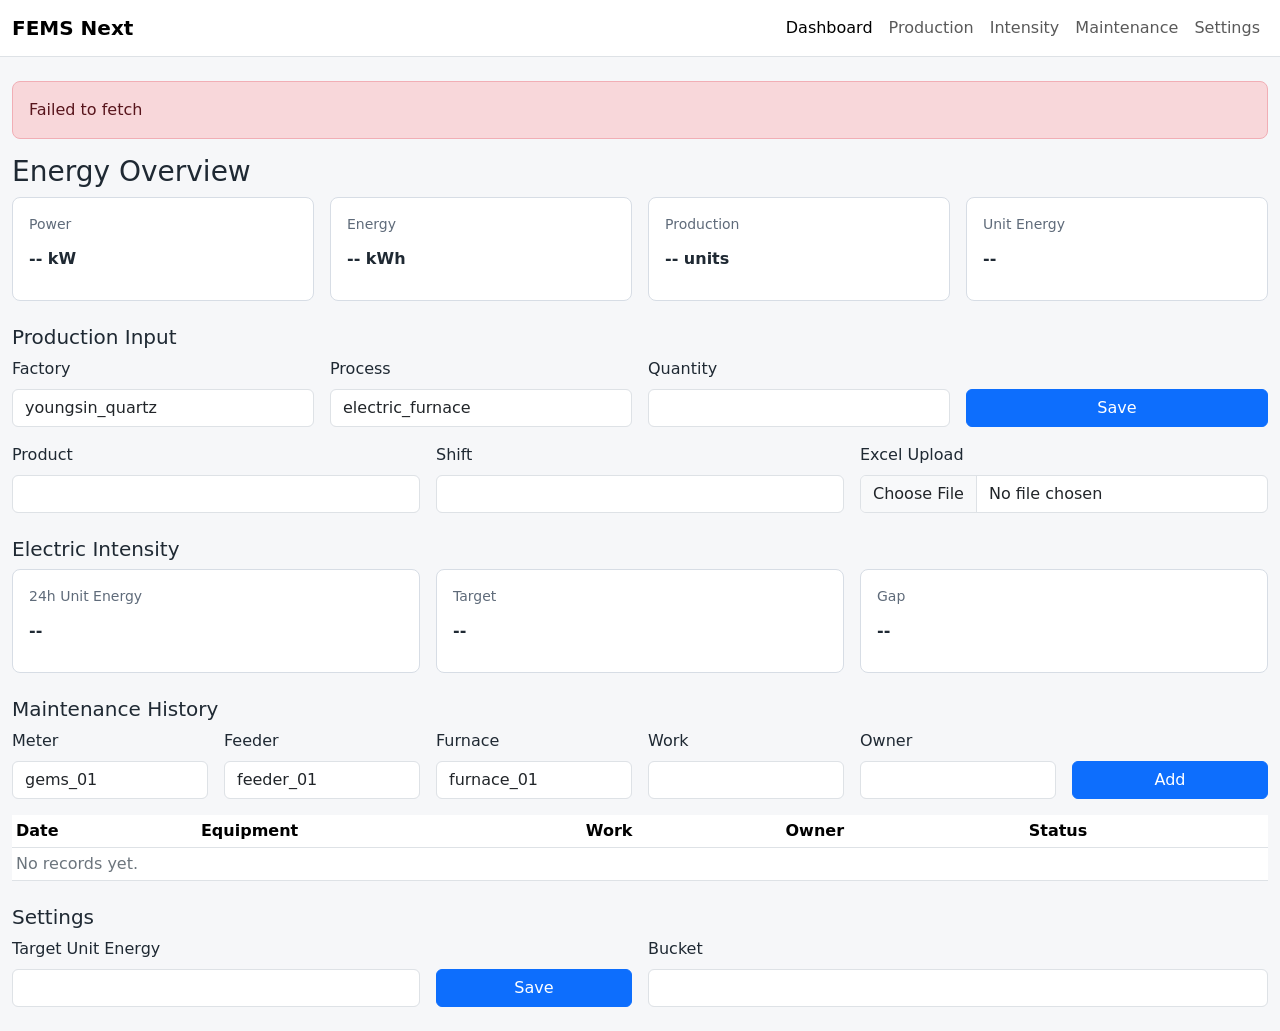
<file: frontend/index.html>
<!doctype html>
<html lang="ko">
  <head>
    <meta charset="utf-8">
    <meta name="viewport" content="width=device-width, initial-scale=1">
    <title>FEMS Next</title>
    <link
      href="https://cdn.jsdelivr.net/npm/bootstrap@5.3.3/dist/css/bootstrap.min.css"
      rel="stylesheet"
    >
    <link href="./styles.css" rel="stylesheet">
  </head>
  <body>
    <nav class="navbar navbar-expand-lg border-bottom bg-white">
      <div class="container-fluid">
        <a class="navbar-brand fw-semibold" href="#">FEMS Next</a>
        <div class="navbar-nav">
          <a class="nav-link active" href="#dashboard">Dashboard</a>
          <a class="nav-link" href="#production">Production</a>
          <a class="nav-link" href="#intensity">Intensity</a>
          <a class="nav-link" href="#maintenance">Maintenance</a>
          <a class="nav-link" href="#settings">Settings</a>
        </div>
      </div>
    </nav>

    <main class="container-fluid py-4">
      <div id="alert" class="alert d-none" role="alert"></div>

      <section id="dashboard" class="mb-4">
        <h1 class="h3">Energy Overview</h1>
        <div class="row g-3">
          <div class="col-md-3">
            <div class="metric-card">
              <span class="metric-label">Power</span>
              <strong id="metric-power">-- kW</strong>
            </div>
          </div>
          <div class="col-md-3">
            <div class="metric-card">
              <span class="metric-label">Energy</span>
              <strong id="metric-energy">-- kWh</strong>
            </div>
          </div>
          <div class="col-md-3">
            <div class="metric-card">
              <span class="metric-label">Production</span>
              <strong id="metric-production">-- units</strong>
            </div>
          </div>
          <div class="col-md-3">
            <div class="metric-card">
              <span class="metric-label">Unit Energy</span>
              <strong id="metric-intensity">--</strong>
            </div>
          </div>
        </div>
      </section>

      <section id="production" class="mb-4">
        <h2 class="h5">Production Input</h2>
        <form id="production-form" class="row g-3">
          <div class="col-md-3">
            <label class="form-label" for="factory">Factory</label>
            <input id="factory" class="form-control" type="text" value="youngsin_quartz" required>
          </div>
          <div class="col-md-3">
            <label class="form-label" for="process">Process</label>
            <input id="process" class="form-control" type="text" value="electric_furnace" required>
          </div>
          <div class="col-md-3">
            <label class="form-label" for="quantity">Quantity</label>
            <input id="quantity" class="form-control" type="number" min="0" required>
          </div>
          <div class="col-md-3 d-flex align-items-end">
            <button class="btn btn-primary w-100" type="submit">Save</button>
          </div>
          <div class="col-md-4">
            <label class="form-label" for="product">Product</label>
            <input id="product" class="form-control" type="text">
          </div>
          <div class="col-md-4">
            <label class="form-label" for="shift">Shift</label>
            <input id="shift" class="form-control" type="text">
          </div>
          <div class="col-md-4">
            <label class="form-label" for="production-file">Excel Upload</label>
            <input id="production-file" class="form-control" type="file" accept=".xlsx">
          </div>
        </form>
      </section>

      <section id="intensity" class="mb-4">
        <h2 class="h5">Electric Intensity</h2>
        <div class="row g-3">
          <div class="col-md-4">
            <div class="metric-card">
              <span class="metric-label">24h Unit Energy</span>
              <strong id="intensity-value">--</strong>
            </div>
          </div>
          <div class="col-md-4">
            <div class="metric-card">
              <span class="metric-label">Target</span>
              <strong id="intensity-target">--</strong>
            </div>
          </div>
          <div class="col-md-4">
            <div class="metric-card">
              <span class="metric-label">Gap</span>
              <strong id="intensity-gap">--</strong>
            </div>
          </div>
        </div>
      </section>

      <section id="maintenance" class="mb-4">
        <h2 class="h5">Maintenance History</h2>
        <form id="maintenance-form" class="row g-3 mb-3">
          <div class="col-md-2">
            <label class="form-label" for="maintenance-meter">Meter</label>
            <input id="maintenance-meter" class="form-control" type="text" value="gems_01" required>
          </div>
          <div class="col-md-2">
            <label class="form-label" for="maintenance-feeder">Feeder</label>
            <input id="maintenance-feeder" class="form-control" type="text" value="feeder_01" required>
          </div>
          <div class="col-md-2">
            <label class="form-label" for="maintenance-furnace">Furnace</label>
            <input id="maintenance-furnace" class="form-control" type="text" value="furnace_01" required>
          </div>
          <div class="col-md-2">
            <label class="form-label" for="maintenance-work">Work</label>
            <input id="maintenance-work" class="form-control" type="text" required>
          </div>
          <div class="col-md-2">
            <label class="form-label" for="maintenance-owner">Owner</label>
            <input id="maintenance-owner" class="form-control" type="text" required>
          </div>
          <div class="col-md-2 d-flex align-items-end">
            <button class="btn btn-primary w-100" type="submit">Add</button>
          </div>
        </form>
        <table class="table table-sm align-middle">
          <thead>
            <tr>
              <th>Date</th>
              <th>Equipment</th>
              <th>Work</th>
              <th>Owner</th>
              <th>Status</th>
            </tr>
          </thead>
          <tbody id="maintenance-rows">
            <tr>
              <td colspan="5" class="text-secondary">No records yet.</td>
            </tr>
          </tbody>
        </table>
      </section>

      <section id="settings">
        <h2 class="h5">Settings</h2>
        <form id="settings-form" class="row g-3">
          <div class="col-md-4">
            <label class="form-label" for="target">Target Unit Energy</label>
            <input id="target" class="form-control" type="number" min="0" step="0.01">
          </div>
          <div class="col-md-2 d-flex align-items-end">
            <button class="btn btn-primary w-100" type="submit">Save</button>
          </div>
          <div class="col-md-6">
            <label class="form-label" for="bucket">Bucket</label>
            <input id="bucket" class="form-control" type="text" readonly>
          </div>
        </form>
      </section>
    </main>
    <script src="./app.js"></script>
  </body>
</html>
</file>
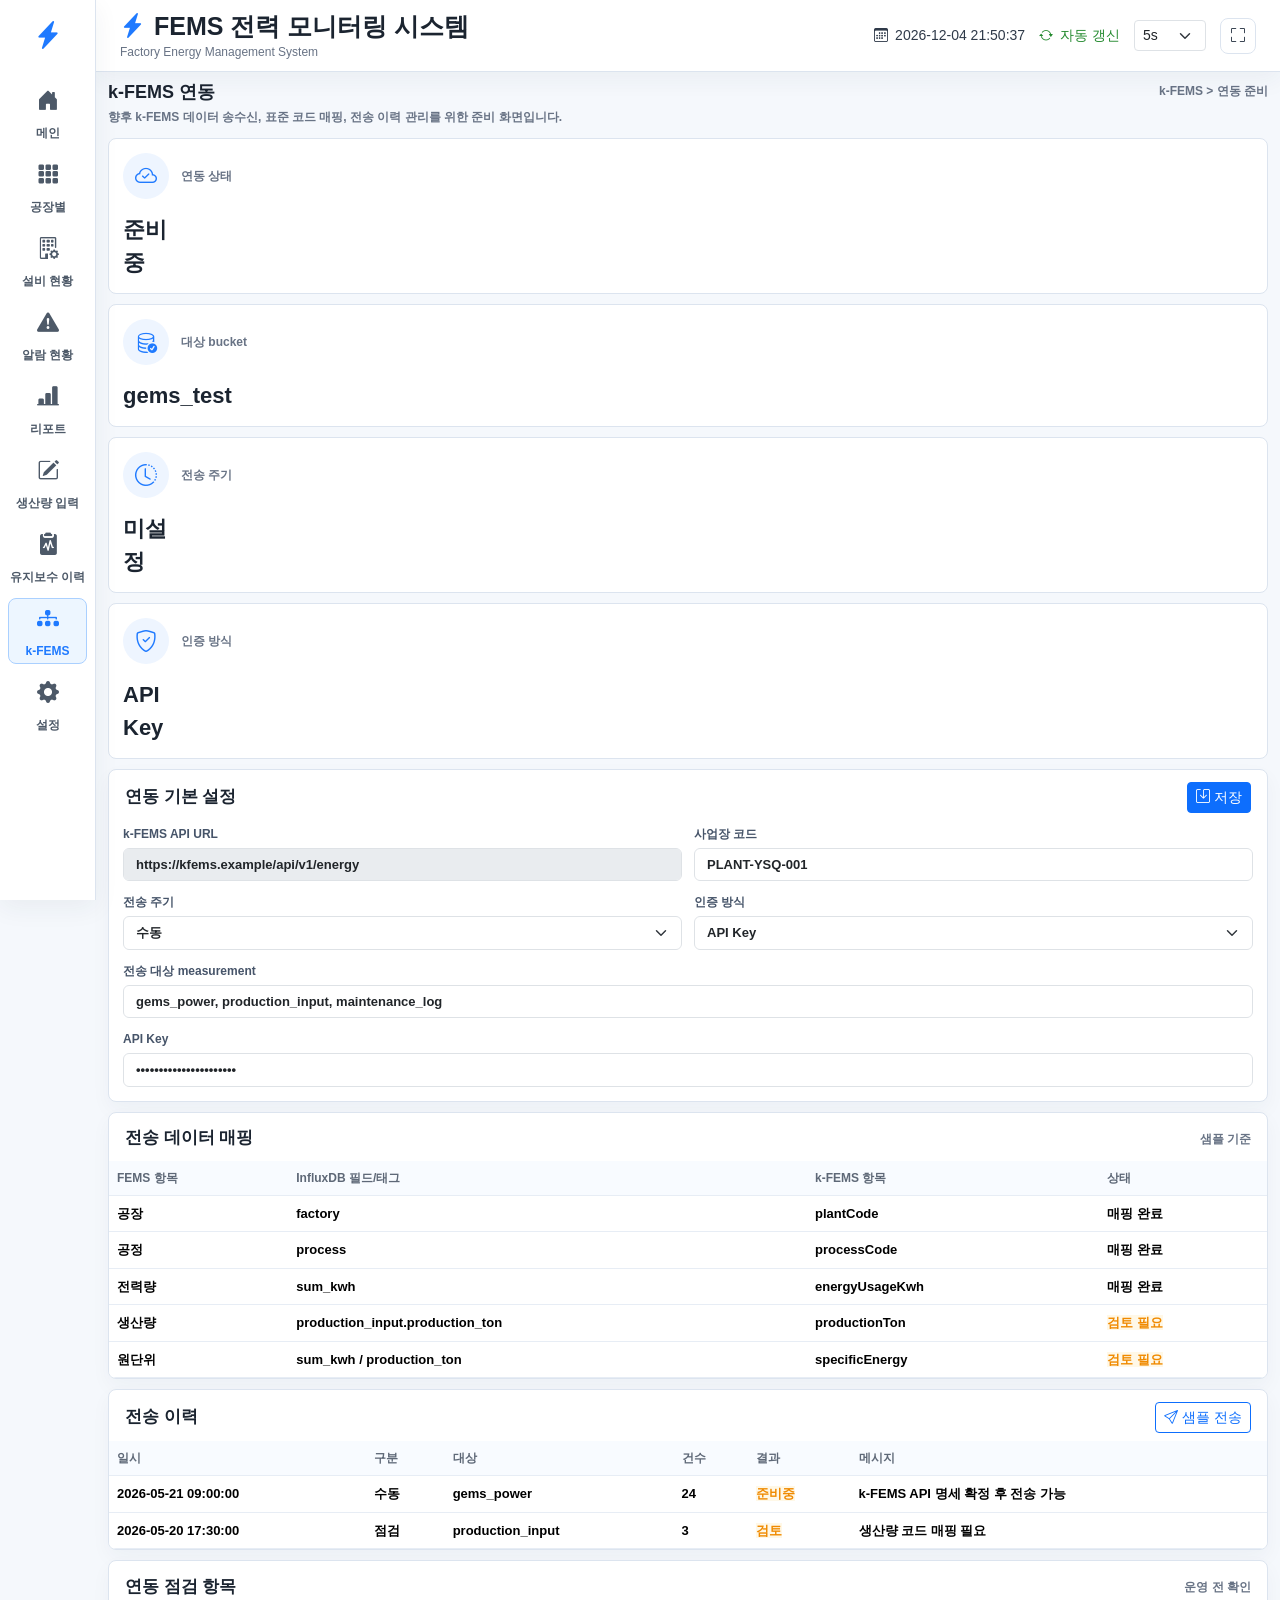
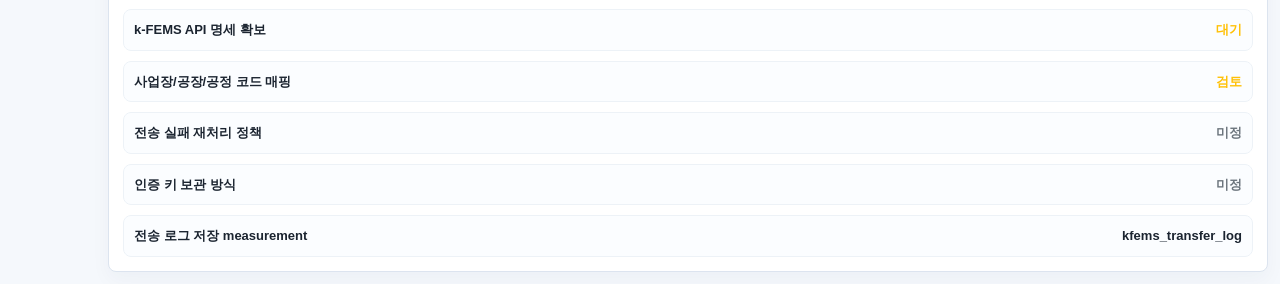
<file: frontend/kfems.html>
<!doctype html>
<html lang="ko">
  <head>
    <meta charset="utf-8">
    <meta name="viewport" content="width=device-width, initial-scale=1">
    <title>FEMS k-FEMS 연동</title>
    <link href="https://cdn.jsdelivr.net/npm/bootstrap@5.3.3/dist/css/bootstrap.min.css" rel="stylesheet">
    <link href="https://cdn.jsdelivr.net/npm/bootstrap-icons@1.11.3/font/bootstrap-icons.min.css" rel="stylesheet">
    <link href="./dashboard-main.css" rel="stylesheet">
    <link href="./css/kfems.css" rel="stylesheet">
  </head>
  <body>
    <div class="dashboard-shell">
      <aside class="sidebar" aria-label="FEMS navigation">
        <div class="sidebar-brand">
          <i class="bi bi-lightning-charge-fill"></i>
        </div>
        <nav class="sidebar-nav"></nav>
      </aside>

      <div class="main-area">
        <header class="topbar"></header>

        <main class="content kfems-content">
          <section class="kfems-title-row">
            <div>
              <h2>k-FEMS 연동</h2>
              <span>향후 k-FEMS 데이터 송수신, 표준 코드 매핑, 전송 이력 관리를 위한 준비 화면입니다.</span>
            </div>
            <nav class="breadcrumb-text" aria-label="breadcrumb">k-FEMS &gt; 연동 준비</nav>
          </section>

          <section class="kfems-summary-grid">
            <article class="kfems-kpi-card">
              <i class="bi bi-cloud-check"></i>
              <span>연동 상태</span>
              <strong>준비중</strong>
            </article>
            <article class="kfems-kpi-card">
              <i class="bi bi-database-check"></i>
              <span>대상 bucket</span>
              <strong>gems_test</strong>
            </article>
            <article class="kfems-kpi-card">
              <i class="bi bi-clock-history"></i>
              <span>전송 주기</span>
              <strong>미설정</strong>
            </article>
            <article class="kfems-kpi-card">
              <i class="bi bi-shield-check"></i>
              <span>인증 방식</span>
              <strong>API Key</strong>
            </article>
          </section>

          <section class="kfems-grid">
            <article class="panel">
              <div class="panel-header">
                <h2>연동 기본 설정</h2>
                <button class="btn btn-primary btn-sm" type="button" id="saveKfemsConfig">
                  <i class="bi bi-save"></i> 저장
                </button>
              </div>
              <form class="kfems-form">
                <label>k-FEMS API URL<input class="form-control" type="text" value="https://kfems.example/api/v1/energy" disabled></label>
                <label>사업장 코드<input class="form-control" type="text" value="PLANT-YSQ-001"></label>
                <label>전송 주기<select class="form-select"><option>수동</option><option>5분</option><option>15분</option><option>1시간</option></select></label>
                <label>인증 방식<select class="form-select"><option>API Key</option><option>OAuth2</option></select></label>
                <label class="wide">전송 대상 measurement<input class="form-control" type="text" value="gems_power, production_input, maintenance_log"></label>
                <label class="wide">API Key<input class="form-control" type="password" value="sample-key-placeholder"></label>
              </form>
            </article>

            <article class="panel">
              <div class="panel-header">
                <h2>전송 데이터 매핑</h2>
                <span>샘플 기준</span>
              </div>
              <div class="table-responsive">
                <table class="table dashboard-table align-middle">
                  <thead>
                    <tr><th>FEMS 항목</th><th>InfluxDB 필드/태그</th><th>k-FEMS 항목</th><th>상태</th></tr>
                  </thead>
                  <tbody>
                    <tr><td>공장</td><td>factory</td><td>plantCode</td><td><span class="status-badge">매핑 완료</span></td></tr>
                    <tr><td>공정</td><td>process</td><td>processCode</td><td><span class="status-badge">매핑 완료</span></td></tr>
                    <tr><td>전력량</td><td>sum_kwh</td><td>energyUsageKwh</td><td><span class="status-badge">매핑 완료</span></td></tr>
                    <tr><td>생산량</td><td>production_input.production_ton</td><td>productionTon</td><td><span class="status-badge pending">검토 필요</span></td></tr>
                    <tr><td>원단위</td><td>sum_kwh / production_ton</td><td>specificEnergy</td><td><span class="status-badge pending">검토 필요</span></td></tr>
                  </tbody>
                </table>
              </div>
            </article>
          </section>

          <section class="kfems-grid">
            <article class="panel">
              <div class="panel-header">
                <h2>전송 이력</h2>
                <button class="btn btn-outline-primary btn-sm" type="button" id="sendSamplePayload">
                  <i class="bi bi-send"></i> 샘플 전송
                </button>
              </div>
              <div class="table-responsive">
                <table class="table dashboard-table align-middle">
                  <thead>
                    <tr><th>일시</th><th>구분</th><th>대상</th><th>건수</th><th>결과</th><th>메시지</th></tr>
                  </thead>
                  <tbody id="kfemsHistoryBody"></tbody>
                </table>
              </div>
            </article>

            <article class="panel">
              <div class="panel-header">
                <h2>연동 점검 항목</h2>
                <span>운영 전 확인</span>
              </div>
              <div class="kfems-check-list">
                <div><span>k-FEMS API 명세 확보</span><strong class="text-warning">대기</strong></div>
                <div><span>사업장/공장/공정 코드 매핑</span><strong class="text-warning">검토</strong></div>
                <div><span>전송 실패 재처리 정책</span><strong class="text-secondary">미정</strong></div>
                <div><span>인증 키 보관 방식</span><strong class="text-secondary">미정</strong></div>
                <div><span>전송 로그 저장 measurement</span><strong>kfems_transfer_log</strong></div>
              </div>
            </article>
          </section>
        </main>
      </div>
    </div>

    <div class="toast-container position-fixed bottom-0 end-0 p-3">
      <div id="kfemsToast" class="toast align-items-center text-bg-primary border-0" role="status" aria-live="polite" aria-atomic="true">
        <div class="d-flex">
          <div class="toast-body">k-FEMS 샘플 동작이 실행되었습니다.</div>
          <button type="button" class="btn-close btn-close-white me-2 m-auto" data-bs-dismiss="toast" aria-label="닫기"></button>
        </div>
      </div>
    </div>

    <script src="https://cdn.jsdelivr.net/npm/bootstrap@5.3.3/dist/js/bootstrap.bundle.min.js"></script>
    <script src="./js/common-layout.js"></script>
    <script src="./js/kfems.js"></script>
  </body>
</html>
</file>
<file: frontend/styles.css>
body {
  background: #f6f7f9;
  color: #1f2933;
}

.metric-card {
  min-height: 104px;
  border: 1px solid #d7dde5;
  border-radius: 8px;
  background: #ffffff;
  padding: 16px;
}

.metric-label {
  display: block;
  margin-bottom: 12px;
  color: #5f6b7a;
  font-size: 0.875rem;
}

.chart-placeholder {
  min-height: 260px;
  border: 1px dashed #9aa6b2;
  border-radius: 8px;
  background: #ffffff;
  display: flex;
  align-items: center;
  justify-content: center;
  color: #697586;
}

.alert {
  border-radius: 8px;
}

table {
  background: #ffffff;
}
</file>
<file: frontend/dashboard-main.css>
:root {
  --fems-blue: #1f7aff;
  --fems-green: #43a83f;
  --fems-purple: #8e48d6;
  --fems-amber: #f3a400;
  --fems-red: #ef3340;
  --fems-ink: #1b2430;
  --fems-muted: #687385;
  --fems-line: #dce4ef;
  --fems-bg: #f5f8fc;
  --fems-panel: #ffffff;
  --sidebar-width: 96px;
}

* {
  box-sizing: border-box;
}

body {
  min-width: 320px;
  margin: 0;
  background: var(--fems-bg);
  color: var(--fems-ink);
  font-family: "Segoe UI", "Noto Sans KR", Arial, sans-serif;
  letter-spacing: 0;
}

.dashboard-shell {
  display: flex;
  min-height: 100vh;
}

.sidebar {
  position: fixed;
  inset: 0 auto 0 0;
  z-index: 20;
  width: var(--sidebar-width);
  border-right: 1px solid var(--fems-line);
  background: #ffffff;
  box-shadow: 0 8px 24px rgba(39, 52, 74, 0.06);
}

.sidebar-brand {
  display: grid;
  height: 72px;
  place-items: center;
  color: var(--fems-blue);
  font-size: 28px;
}

.sidebar-nav {
  display: flex;
  flex-direction: column;
  gap: 8px;
  padding: 8px 8px 16px;
}

.sidebar-link {
  display: flex;
  min-height: 66px;
  flex-direction: column;
  align-items: center;
  justify-content: center;
  gap: 6px;
  border: 1px solid transparent;
  border-radius: 8px;
  color: #4d5968;
  text-decoration: none;
  transition: border-color 0.16s ease, background-color 0.16s ease, color 0.16s ease;
}

.sidebar-link i {
  font-size: 22px;
}

.sidebar-link span {
  font-size: 12px;
  font-weight: 700;
}

.sidebar-link:hover,
.sidebar-link.active {
  border-color: #aad0ff;
  background: #edf6ff;
  color: var(--fems-blue);
}

.main-area {
  width: calc(100% - var(--sidebar-width));
  margin-left: var(--sidebar-width);
}

.topbar {
  position: sticky;
  top: 0;
  z-index: 10;
  display: flex;
  min-height: 72px;
  align-items: center;
  justify-content: space-between;
  gap: 18px;
  border-bottom: 1px solid var(--fems-line);
  background: rgba(255, 255, 255, 0.96);
  padding: 0 24px;
  box-shadow: 0 8px 22px rgba(47, 61, 86, 0.05);
}

.topbar h1 {
  display: flex;
  align-items: center;
  gap: 9px;
  margin: 0;
  font-size: 25px;
  font-weight: 800;
}

.topbar h1 i {
  color: var(--fems-blue);
}

.system-subtitle {
  display: block;
  margin-top: 2px;
  color: var(--fems-muted);
  font-size: 12px;
}

.topbar-tools {
  display: flex;
  align-items: center;
  gap: 14px;
  color: #2f3a49;
  font-size: 14px;
  white-space: nowrap;
}

.topbar-tools .form-select {
  width: 72px;
}

.date-time,
.refresh-state {
  display: inline-flex;
  align-items: center;
  gap: 7px;
}

.refresh-state {
  color: #248a2f;
}

.icon-button {
  display: grid;
  width: 36px;
  height: 36px;
  place-items: center;
  border: 1px solid var(--fems-line);
  border-radius: 8px;
  background: #fff;
  color: #263241;
}

.content {
  display: flex;
  flex-direction: column;
  gap: 10px;
  padding: 10px 12px 12px;
}

.grid-row {
  display: grid;
  gap: 8px;
}

.top-layout {
  grid-template-columns: minmax(360px, 1fr) minmax(0, 2fr);
}

.chart-layout {
  grid-template-columns: minmax(0, 1.22fr) minmax(0, 1.22fr) minmax(330px, 0.78fr);
}

.bottom-layout {
  grid-template-columns: minmax(0, 1.7fr) minmax(280px, 0.72fr) minmax(220px, 0.5fr) minmax(320px, 0.82fr);
}

.panel {
  overflow: hidden;
  border: 1px solid var(--fems-line);
  border-radius: 8px;
  background: var(--fems-panel);
  box-shadow: 0 8px 20px rgba(30, 45, 70, 0.04);
}

.panel-header {
  display: flex;
  min-height: 48px;
  align-items: center;
  justify-content: space-between;
  gap: 12px;
  padding: 12px 16px 8px;
}

.panel-header h2 {
  margin: 0;
  font-size: 17px;
  font-weight: 800;
}

.panel-header span,
.panel-header a,
.panel-link {
  color: var(--fems-muted);
  font-size: 12px;
  font-weight: 700;
  text-decoration: none;
}

.panel-header a,
.panel-link {
  color: var(--fems-blue);
}

.factory-card-grid {
  display: grid;
  grid-template-columns: repeat(3, minmax(0, 1fr));
  gap: 12px;
  padding: 0 14px 14px;
}

.factory-card {
  display: grid;
  grid-template-columns: 1fr 118px;
  gap: 8px;
  min-height: 182px;
  border: 1px solid var(--fems-line);
  border-radius: 8px;
  padding: 16px 16px 12px;
}

.factory-title {
  display: flex;
  align-items: center;
  gap: 11px;
  margin-bottom: 15px;
}

.factory-icon {
  display: grid;
  width: 44px;
  height: 44px;
  place-items: center;
  border-radius: 8px;
  color: #ffffff;
  font-size: 24px;
}

.factory-title h3 {
  margin: 0;
  font-size: 20px;
  font-weight: 800;
}

.status-pill {
  display: inline-flex;
  align-items: center;
  justify-content: center;
  min-width: 52px;
  height: 22px;
  margin-top: 5px;
  border-radius: 5px;
  background: #e1f7dd;
  color: #1d762d;
  font-size: 12px;
  font-weight: 800;
}

.factory-metric {
  margin-top: 8px;
}

.factory-metric span,
.equipment-stats span {
  display: block;
  color: var(--fems-muted);
  font-size: 12px;
  font-weight: 700;
}

.factory-metric strong {
  font-size: 20px;
  font-weight: 800;
}

.factory-metric small,
.equipment-stats small {
  color: #111827;
  font-size: 12px;
  font-weight: 700;
}

.equipment-stats {
  display: grid;
  gap: 11px;
  align-content: end;
}

.equipment-stats div {
  display: flex;
  align-items: baseline;
  justify-content: space-between;
  gap: 10px;
}

.equipment-stats strong {
  font-size: 18px;
}

.gauge {
  position: relative;
  width: 116px;
  height: 116px;
  align-self: center;
}

.gauge svg {
  width: 116px;
  height: 116px;
  transform: rotate(-90deg);
}

.gauge .track {
  fill: none;
  stroke: #e6ebf4;
  stroke-width: 10;
}

.gauge .progress {
  fill: none;
  stroke-width: 10;
  stroke-linecap: round;
}

.gauge-label {
  position: absolute;
  inset: 0;
  display: grid;
  place-items: center;
  text-align: center;
}

.gauge-label strong {
  display: block;
  font-size: 24px;
}

.gauge-label span {
  color: var(--fems-muted);
  font-size: 12px;
  font-weight: 800;
}

.summary-grid {
  display: grid;
  grid-template-columns: repeat(2, minmax(0, 1fr));
  gap: 10px;
  padding: 0 14px 14px;
}

.summary-card {
  display: grid;
  grid-template-columns: 52px 1fr;
  gap: 14px;
  min-height: 92px;
  align-items: center;
  border: 1px solid var(--fems-line);
  border-radius: 8px;
  padding: 14px;
}

.summary-icon {
  display: grid;
  width: 52px;
  height: 52px;
  place-items: center;
  border-radius: 50%;
  background: #eef5ff;
  color: var(--fems-blue);
  font-size: 24px;
}

.summary-card span {
  color: var(--fems-muted);
  font-size: 12px;
  font-weight: 700;
}

.summary-card strong {
  display: block;
  margin: 3px 0;
  font-size: 20px;
}

.delta {
  display: inline-flex;
  align-items: center;
  gap: 4px;
  font-size: 12px;
  font-weight: 800;
}

.delta.good {
  color: #22953a;
}

.delta.bad {
  color: var(--fems-red);
}

.chart-header {
  padding-bottom: 4px;
}

.period-tabs .btn {
  min-width: 56px;
  font-weight: 800;
}

.chart-canvas {
  height: 214px;
  padding: 4px 12px 12px;
}

.chart-canvas.compact {
  height: 208px;
}

.chart-fallback {
  display: grid;
  height: 100%;
  min-height: 160px;
  place-items: center;
  border: 1px dashed #b8c4d5;
  border-radius: 8px;
  background: #f8fbff;
  color: var(--fems-muted);
  font-size: 13px;
  font-weight: 800;
}

.dashboard-table {
  margin: 0;
  font-size: 13px;
}

.dashboard-table thead th {
  border-color: #e7edf5;
  background: #f8fbff;
  color: #5e6877;
  font-size: 12px;
  font-weight: 800;
  white-space: nowrap;
}

.dashboard-table td {
  border-color: #e7edf5;
  font-weight: 700;
  white-space: nowrap;
}

.factory-name {
  color: var(--fems-blue);
  font-weight: 900;
}

.input-badge {
  display: inline-flex;
  align-items: center;
  min-height: 24px;
  border-radius: 5px;
  padding: 2px 8px;
  font-size: 12px;
  font-weight: 900;
}

.input-badge.done {
  border: 1px solid #6ccc5f;
  background: #ecfae9;
  color: #249336;
}

.input-badge.need {
  border: 1px solid #ff8a8a;
  background: #fff0f0;
  color: #ef3340;
}

.open-production {
  margin: 10px 14px 12px;
  width: calc(100% - 28px) !important;
  font-weight: 800;
}

.attainment {
  display: inline-flex;
  min-width: 58px;
  justify-content: center;
  border-radius: 999px;
  background: #d8ecff;
  color: #115fa8;
  padding: 2px 8px;
  font-size: 12px;
  font-weight: 900;
}

.alarm-content {
  display: grid;
  grid-template-columns: 120px 1fr;
  gap: 12px;
  align-items: center;
  padding: 4px 14px 4px;
}

.alarm-donut-wrap {
  position: relative;
  width: 112px;
  height: 112px;
}

.alarm-total {
  position: absolute;
  inset: 0;
  display: grid;
  place-items: center;
  color: #202938;
  text-align: center;
}

.alarm-total strong {
  font-size: 26px;
}

.alarm-total span {
  margin-left: 2px;
  font-weight: 800;
}

.alarm-legend {
  display: grid;
  gap: 9px;
  margin: 0;
  padding: 0;
  list-style: none;
  font-size: 13px;
  font-weight: 800;
}

.dot {
  display: inline-block;
  width: 9px;
  height: 9px;
  margin-right: 7px;
  border-radius: 50%;
}

.dot.warning {
  background: var(--fems-amber);
}

.dot.stop {
  background: var(--fems-red);
}

.dot.comm {
  background: var(--fems-blue);
}

.panel-link {
  display: block;
  padding: 9px 14px 14px;
  font-weight: 900;
  text-align: center;
}

.alarm-list {
  display: grid;
  gap: 0;
  padding: 0 14px 10px;
}

.alarm-item {
  display: grid;
  grid-template-columns: 72px 54px 1fr 52px;
  gap: 8px;
  align-items: center;
  min-height: 34px;
  border-bottom: 1px solid #eef2f7;
  font-size: 12px;
}

.alarm-type {
  font-weight: 900;
  text-align: right;
}

.alarm-type.warning {
  color: #f08a00;
}

.alarm-type.stop,
.alarm-type.comm {
  color: var(--fems-red);
}

.dashboard-footer {
  display: grid;
  grid-template-columns: 1fr 1fr 1fr;
  align-items: center;
  gap: 12px;
  padding: 4px 4px 0;
  color: var(--fems-muted);
  font-size: 13px;
  font-weight: 700;
}

.dashboard-footer > div:nth-child(2) {
  text-align: center;
}

.dashboard-footer > div:nth-child(3) {
  text-align: right;
}

.input-warning {
  display: inline-flex;
  width: fit-content;
  align-items: center;
  gap: 8px;
  border: 1px solid #ffd98a;
  border-radius: 8px;
  background: #fff9ed;
  color: #ed8a00;
  padding: 8px 12px;
  font-weight: 900;
}

.grafana-slot {
  display: none;
}

.grafana-slot iframe {
  width: 100%;
  min-height: 520px;
  border: 0;
  border-radius: 8px;
}

@media (max-width: 1500px) {
  .top-layout,
  .chart-layout,
  .bottom-layout {
    grid-template-columns: 1fr;
  }

  .production-panel {
    min-height: auto;
  }
}

@media (max-width: 980px) {
  :root {
    --sidebar-width: 76px;
  }

  .topbar {
    align-items: flex-start;
    flex-direction: column;
    padding: 14px;
  }

  .topbar-tools {
    flex-wrap: wrap;
  }

  .factory-card-grid,
  .summary-grid {
    grid-template-columns: 1fr;
  }

  .dashboard-footer {
    grid-template-columns: 1fr;
  }

  .dashboard-footer > div {
    text-align: left !important;
  }
}

@media (max-width: 640px) {
  :root {
    --sidebar-width: 0px;
  }

  .sidebar {
    position: static;
    width: 100%;
    border-right: 0;
    border-bottom: 1px solid var(--fems-line);
  }

  .dashboard-shell {
    display: block;
  }

  .sidebar-brand {
    display: none;
  }

  .sidebar-nav {
    flex-direction: row;
    overflow-x: auto;
    padding: 8px;
  }

  .sidebar-link {
    min-width: 82px;
    min-height: 58px;
  }

  .main-area {
    width: 100%;
    margin-left: 0;
  }

  .topbar h1 {
    font-size: 19px;
  }

  .factory-card {
    grid-template-columns: 1fr;
  }

  .gauge {
    justify-self: center;
  }

  .chart-canvas {
    height: 250px;
  }
}
</file>
<file: frontend/css/kfems.css>
.kfems-content {
  display: flex;
  flex-direction: column;
  gap: 10px;
}

.kfems-title-row {
  display: flex;
  align-items: flex-start;
  justify-content: space-between;
  gap: 16px;
}

.kfems-title-row h2 {
  margin: 0;
  font-size: 18px;
  font-weight: 900;
}

.kfems-title-row span,
.kfems-title-row nav {
  color: var(--fems-muted);
  font-size: 12px;
  font-weight: 800;
}

.kfems-summary-grid {
  display: grid;
  grid-template-columns: repeat(4, minmax(0, 1fr));
  gap: 10px;
}

.kfems-kpi-card {
  display: grid;
  grid-template-columns: 46px 1fr;
  align-items: center;
  gap: 12px;
  min-height: 90px;
  border: 1px solid var(--fems-line);
  border-radius: 8px;
  background: #fff;
  padding: 14px;
}

.kfems-kpi-card i {
  display: grid;
  width: 46px;
  height: 46px;
  place-items: center;
  border-radius: 50%;
  background: #eef5ff;
  color: var(--fems-blue);
  font-size: 22px;
}

.kfems-kpi-card span {
  display: block;
  color: var(--fems-muted);
  font-size: 12px;
  font-weight: 900;
}

.kfems-kpi-card strong {
  display: block;
  margin-top: 2px;
  font-size: 22px;
  font-weight: 900;
}

.kfems-grid {
  display: grid;
  grid-template-columns: minmax(0, 1.15fr) minmax(360px, 0.85fr);
  gap: 10px;
}

.kfems-form {
  display: grid;
  grid-template-columns: repeat(2, minmax(0, 1fr));
  gap: 12px;
  padding: 4px 14px 14px;
}

.kfems-form label {
  color: #465469;
  font-size: 12px;
  font-weight: 900;
}

.kfems-form input,
.kfems-form select {
  margin-top: 5px;
  font-size: 13px;
  font-weight: 800;
}

.kfems-form .wide {
  grid-column: 1 / -1;
}

.status-badge.pending {
  border-color: #ffc46b;
  background: #fff8e7;
  color: #f08a00;
}

.kfems-check-list {
  display: grid;
  gap: 10px;
  padding: 0 14px 14px;
}

.kfems-check-list div {
  display: grid;
  grid-template-columns: 1fr auto;
  align-items: center;
  gap: 10px;
  border: 1px solid #edf2f7;
  border-radius: 8px;
  background: #fbfdff;
  padding: 10px;
}

.kfems-check-list span,
.kfems-check-list strong {
  font-size: 13px;
  font-weight: 900;
}

@media (max-width: 1500px) {
  .kfems-grid,
  .kfems-summary-grid {
    grid-template-columns: 1fr;
  }
}

@media (max-width: 768px) {
  .kfems-title-row,
  .kfems-form {
    grid-template-columns: 1fr;
  }

  .kfems-title-row {
    flex-direction: column;
  }
}
</file>
